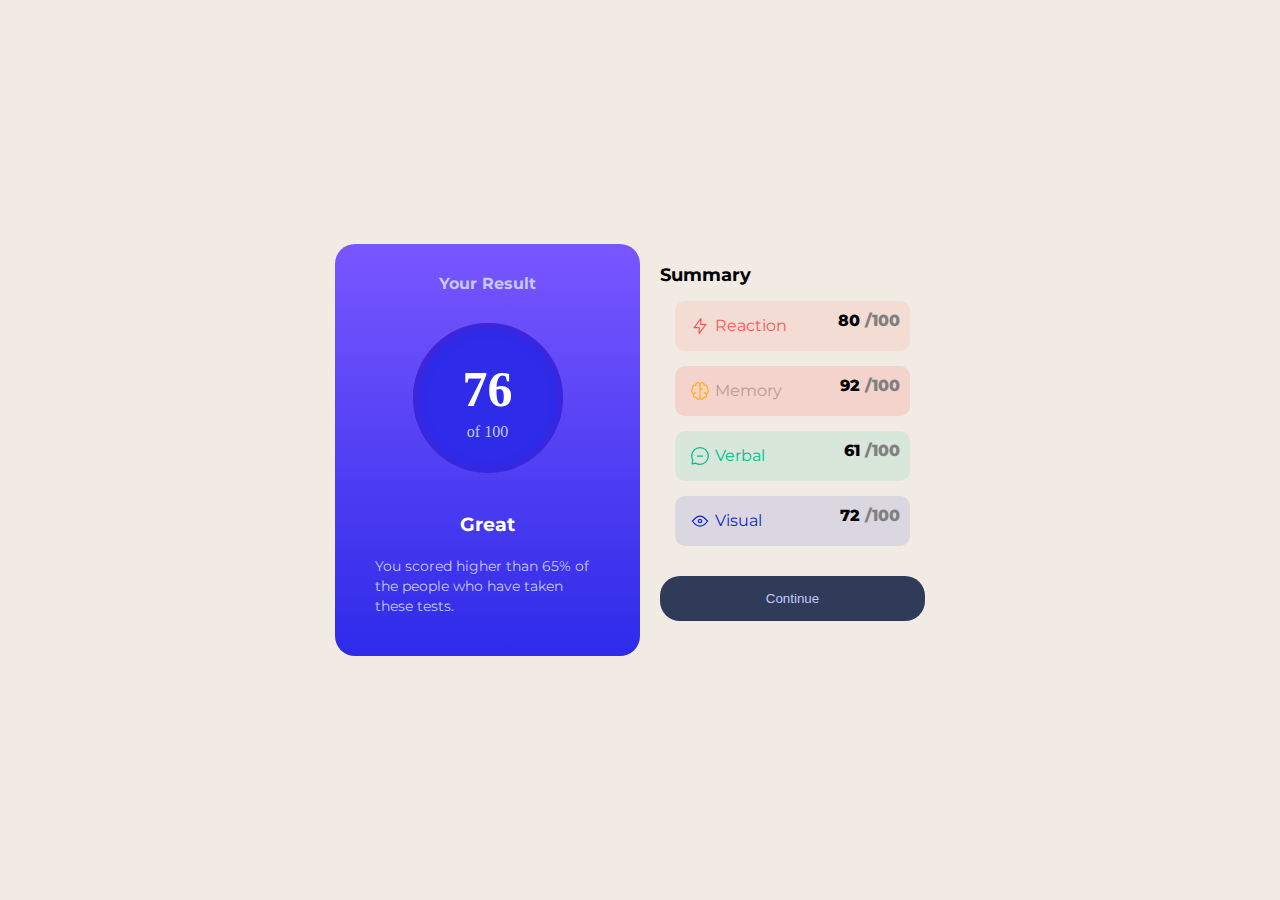
<file: results-summary-component-main/index.html>
<!DOCTYPE html>
<html lang="en">
<head>
  <meta charset="UTF-8">
  <meta name="viewport" content="width=device-width, initial-scale=1.0"> <!-- displays site properly based on user's device -->

  <link rel="icon" type="image/png" sizes="32x32" href="./assets/images/favicon-32x32.png">
  
  <title>Frontend Mentor | Results summary component</title>

  <!-- Feel free to remove these styles or customise in your own stylesheet 👍 -->
  <style>
    @import url('https://fonts.googleapis.com/css2?family=Fraunces:wght@700&family=Montserrat:wght@500&display=swap');
    .attribution { font-size: 11px; text-align: center; }
    .attribution a { color: hsl(228, 45%, 44%); }
    *{
      margin: 0;
      padding: 0;
      box-sizing: border-box;
    }
    .container{
      width: 100%;
      height: 100vh;
      background:hsl(30, 38%, 92%);
      display: grid;
      place-items: center;
      box-shadow:1px 0px 20px 2px rgb(0,0,0,0.4) ;
    }
    .card{
      width: 610px;
      display: flex;
      border-radius: 10px;
      
    }
.circle{
  display: flex;
  flex-direction: column;
  align-items: center;
  justify-content: center;
  width: 150px;
  height: 150px;
  border-radius: 50%;
  background-color: hsl(241, 81%, 54%);
  margin: 30px auto;
  box-shadow: inset 1px 1px 12px 0px hsla(256, 72%, 46%,1);
}
.circle .big{
  color:  hsl(0, 0%, 100%);
  padding: 5px;
  font-size: 50px;
  font-weight: bold;
}
.circle .small{
  color:hsl(241, 100%, 89%)

}
.content
{
  width: 50%;
  background:linear-gradient(hsl(252, 100%, 67%),hsl(241,81%,54%));
  display: flex;
      flex-direction: column;
      justify-content: space-around;
      padding: 30px;
      border-radius: 20px;
}

.content h4{
  font-family: 'Montserrat', sans-serif;;
  text-align: center;
 color: hsl(241, 100%, 89%);
}
.content h3{
  text-align: center;
  margin: 10px auto;
  color:  hsl(0, 0%, 100%);
  font-family: 'Montserrat', sans-serif;
}
.content p{
  font-family: 'Montserrat', sans-serif;;
    line-height: 20px;
    font-size: 14px;
    padding: 10px;
    justify-content: space-between;
    color:hsl(241, 100%, 89%);
}
.summary{
  width: 50%;
  display: flex;
      flex-direction: column;
      padding: 20px;
      border-radius: 20px;
      box-shadow: inset;
}
.summary h4{
  font-family: 'Montserrat', sans-serif;
  font-size: 18px;
  font-weight: bold;
  
}
.summary .black{
  color: black;
  font-weight: 800;
}
.summary .grey{
  color: grey;
}
.score-reaction{
  justify-content: space-between;
  display: flex;
  background-color:  hsl(0, 100%, 67%,0.1);
  color:  hsl(0, 100%, 67%);
  margin: 15px;
  padding: 10px;
  font-family: 'Montserrat', sans-serif;
  border-radius: 10px;
}
.score-con{
  display: flex;
  padding: 5px;
}
.score-con img{
 
 margin-right: 5px;
}
.score-memory{
  font-family: 'Montserrat', sans-serif;;
  justify-content: space-between;
  display: flex;
  background-color:  hsl(0, 100%, 50%,0.1);
  color:  hsl(0, 20%, 67%);
  margin: 15px;
  padding: 10px;
  border-radius: 10px;
}
.score-verbal{
  justify-content: space-between;
  display: flex;
  background-color:hsl(166, 100%, 37%,0.1);
  color: hsl(166, 100%, 37%);
  margin: 15px;
  padding: 10px;
  font-family: 'Montserrat', sans-serif;
  border-radius: 10px;
}
.score-visual{
  justify-content: space-between;
  display: flex;
  background-color: hsl(234, 85%, 45%,0.1) ;
  color:  hsl(234, 85%, 45%) ;
  margin: 15px;
  padding: 10px;
  font-family: 'Montserrat', sans-serif;
  border-radius: 10px;
}
button{
  background-color: hsl(224, 30%, 27%);
  color:hsl(241, 100%, 89%) ;
  border:none;
  outline: none;
  margin-top: 30px;
  padding: 15px 30px;
  display: flex;
  width: 100%;
  justify-content: center;
  border-radius: 20px;
  cursor: pointer;
}
  </style>
</head>
<body>
<div class="container">
  <div class="card">
    <div class="content">
      <h4> Your Result</h4>
      <div class="circle">
        <span class="big">76</span>
        <span class="small">of 100</span>
      </div>
      <h3>  Great</h3>
      <p>You scored higher than 65% of the people who have taken these tests.
      </p>
    </div>
    <div class="summary">
      <h4>Summary</h4>
      <div class="score">
        <div class="score-reaction">
          <div class="score-con">
          <img src="assets/images/icon-reaction.svg" alt="Reaction">
          <span>Reaction</span>
        </div>
          <span class="black">80 <span style="color: gray;"> /100</span></span>
        </div>
        <div class="score-memory">
          <div class="score-con">
          <img src="assets/images/icon-memory.svg" alt="memory">
          <span>Memory</span>
        </div>
          <span class="black">92 <span class="grey"> /100</span></span>
        </div>
        <div class="score-verbal">
          <div class="score-con">
          <img src="assets/images/icon-verbal.svg" alt="verbal">
          <span>Verbal</span>
        </div>
          <span class="black">61 <span class="grey"> /100</span></span>
        </div>
        <div class="score-visual">
          <div class="score-con">
          <img src="assets/images/icon-visual.svg" alt="visual">
          <span>Visual</span>
        </div>
          <span class="black">72 <span class="grey">/100</span> </span>
        </div>
           <button>Continue</button>
      </div>
    </div>
  </div>

</div>
  <!--Your Result
  76
  of 100

  Great
  You scored higher than 65% of the people who have taken these tests.
  
  Summary

  Reaction
  80 / 100

  Memory
  92 / 100

  Verbal
  61 / 100

  Visual
  72 / 100

  Continue
  
  <div class="attribution">
    Challenge by <a href="https://www.frontendmentor.io?ref=challenge" target="_blank">Frontend Mentor</a>. 
    Coded by <a href="#">Your Name Here</a>.
  </div>-->
</body>
</html>
</file>
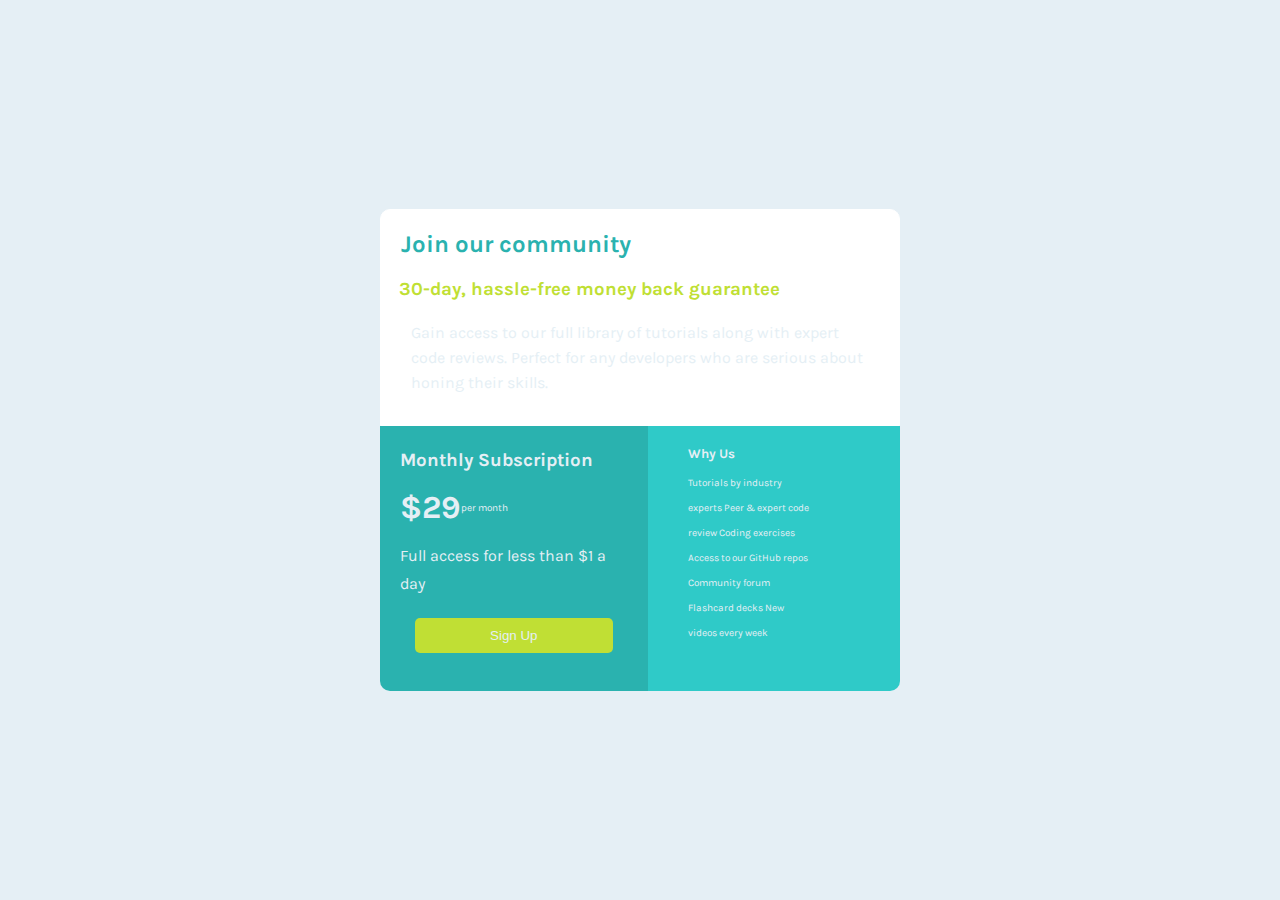
<file: single-grid/index.html>
<!DOCTYPE html>
<html lang="en">
<head>
  <meta charset="UTF-8">
  <meta name="viewport" content="width=device-width, initial-scale=1.0"> <!-- displays site properly based on user's device -->
<link rel="stylesheet" href="style.css">
  <link rel="icon" type="image/png" sizes="32x32" href="./images/favicon-32x32.png">
  
  <title>Frontend Mentor | Single Price Grid Component</title>

  <!-- Feel free to remove these styles or customise in your own stylesheet 👍 -->
  <style>
    .attribution { font-size: 11px; text-align: center; }
    .attribution a { color: hsl(228, 45%, 44%); }
  </style>
</head>
<body>

      <div class="container">
            <div class="card" id="header">
                        <h2> Join our community</h2>
                        <h3> 30-day, hassle-free money back guarantee
                        </h3>
                        <p>Gain access to our full library of tutorials along with expert code reviews. 
                              Perfect for any developers who are serious about honing their skills.</p>
            </div>
      <div class="details">
                  <div class="box2">
                        <h3> Monthly Subscription</h3>
                        <div class="day">
                            <h1 class="old">$29</h1>
                            <div class="month">per month</div>
                        </div>
                        <p> Full access for less than &dollar;1 a day
                        </p>
                        <button>Sign Up</button>
                  </div>
                  <div class="box3">
                        <h5> Why Us</h5>
                        <p> Tutorials by industry experts
                              Peer &amp; expert code review
                              Coding exercises
                              Access to our GitHub repos
                              Community forum
                              Flashcard decks
                              New videos every week</p>
                  </div>
            </div>
      </div>

</body>
</html>
</file>
<file: single-grid/style.css>
@import url('https://fonts.googleapis.com/css2?family=Karla&display=swap');
*{
    padding: 0;
    margin: 0;
    box-sizing: border-box;
}
body{
  width: 100%;
  height: 100vh;
  display: flex;
  align-items: center;
  justify-content: center;
  background:  hsl(204, 43%, 93%);
}
#header{
margin-bottom: 0px;
}
.container{
  width: 550px;
 place-items: center;
  border-radius: 20px;
  padding: 15px;
  font-family: 'Karla', sans-serif;
}
.card
{
    background: white;
    margin-bottom: 5px;
    padding: 10px;
    border: 1px solid white;
    border-top-right-radius: 10px;
    border-top-left-radius: 10px;
}
.card h2{
    padding-top: 5px;
    padding: 10px;
    color: hsl(179, 62%, 43%);
}
.card h3{
    padding-top: 10px;
    padding-left: 8px;
    color: hsl(71, 73%, 54%);
}
.card p{
    padding: 10px;
    color:  hsl(204, 43%, 93%);
    line-height: 25px;  
}
.details{
    display: flex;
}
 .box2{
    width: 200%;
 background:   hsl(179, 62%, 43%);
 padding: 10px;
 color: hsl(204, 43%, 93%);
 padding-bottom: 18px;
 border-bottom-left-radius: 10px;
 color:  hsl(204, 43%, 93%);
 line-height: 28px;
}
.box2 h3,p{
    margin: 10px;
}
.day{
    display: flex;
    align-items: center;
    padding: 10px;   
}
.old h1{
    font-size: 15px;
}
.month{
    font-size:10px ;
}

button{
    width: 80%;
    padding: 10px;
    display: flex;
   justify-content: center;
    align-items: center;
   background: hsl(71, 73%, 54%);
   color:hsl(204, 43%, 93%); 
   border: none;
   border-radius: 5px;
   cursor: pointer;
    margin: 20px auto;
}
.box3{
    width: 200%;
 background: hsl(179,62%,49%);
 padding: 10px auto;
 color: hsl(204, 43%, 93%);
 padding-bottom: 10px;
 border-bottom-right-radius: 10px;
 color:hsl(204, 43%, 93%)
}
.box3 h5{
    margin-top: 20px;
    padding-left: 40px;
}
.box3 p{
    font-size: 10px;
    margin-left: 20px;
    line-height: 25px;
    padding-right: 80px;
    padding-left: 20px;
}
</file>
